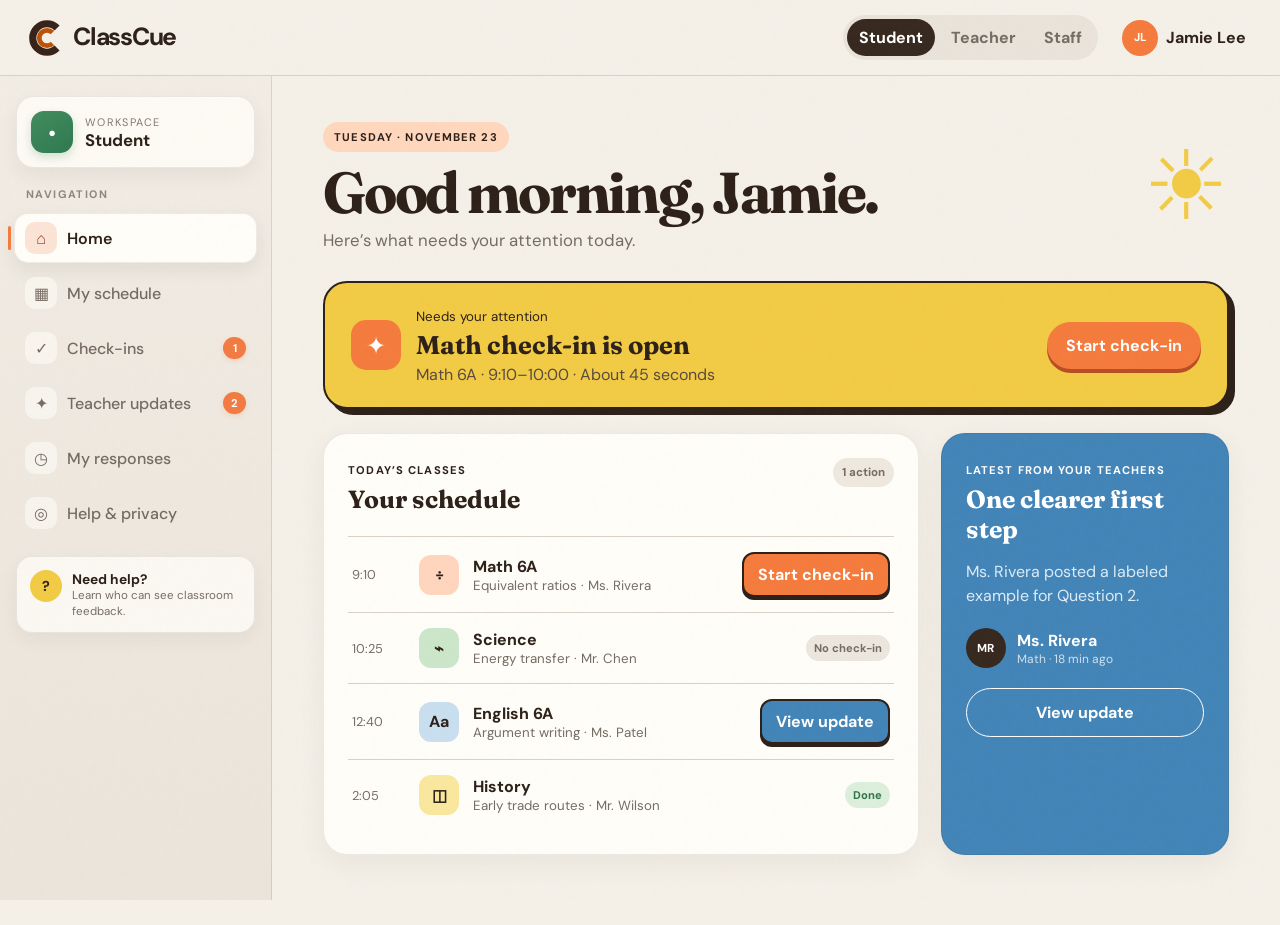
<file: index.html>
<!doctype html>
<html lang="en">
<head>
  <meta charset="UTF-8" />
  <meta name="viewport" content="width=device-width, initial-scale=1.0" />
  <meta name="description" content="ClassCue classroom feedback prototype for students, teachers, and authorized staff." />
  <title>ClassCue</title>
  <link rel="icon" type="image/svg+xml" href="classcue-mark.svg" />
  <link rel="preconnect" href="https://fonts.googleapis.com">
  <link rel="preconnect" href="https://fonts.gstatic.com" crossorigin>
  <link href="https://fonts.googleapis.com/css2?family=DM+Sans:wght@400;500;600;700&family=Fraunces:opsz,wght@9..144,600;9..144,700&display=swap" rel="stylesheet">
  <link rel="stylesheet" href="styles.css?v=classcue" />
</head>
<body>
  <div class="grain" aria-hidden="true"></div>
  <header class="topbar">
    <button class="mobile-menu" id="mobileMenu" aria-label="Open navigation">☰</button>
    <a href="#" class="brand classcue-brand" data-go="home" aria-label="ClassCue home">
      <img src="classcue-mark.svg" width="38" height="38" alt="">
      <span>ClassCue</span>
    </a>
    <div class="role-switcher" aria-label="Switch prototype role">
      <button class="role-button active" data-role="student">Student</button>
      <button class="role-button" data-role="teacher">Teacher</button>
      <button class="role-button" data-role="staff">Staff</button>
    </div>
    <button class="profile-button"><span id="profileInitials">JL</span><span id="profileName">Jamie Lee</span></button>
  </header>

  <div class="app-shell">
    <aside class="sidebar" id="sidebar">
      <div class="role-label"><span id="roleIcon">●</span><div><small>Workspace</small><strong id="roleTitle">Student</strong></div></div>
      <nav id="studentNav" class="role-nav active" aria-label="Student navigation">
        <button class="nav-item active" data-page="student-home"><span>⌂</span>Home</button><button class="nav-item" data-page="student-week"><span>▦</span>My schedule</button><button class="nav-item" data-page="student-checkins"><span>✓</span>Check-ins <b>1</b></button><button class="nav-item" data-page="student-updates"><span>✦</span>Teacher updates <b>2</b></button><button class="nav-item" data-page="student-responses"><span>◷</span>My responses</button><button class="nav-item" data-page="student-privacy"><span>◎</span>Help & privacy</button>
      </nav>
      <nav id="teacherNav" class="role-nav" aria-label="Teacher navigation">
        <button class="nav-item active" data-page="teacher-home"><span>⌂</span>Home</button><button class="nav-item" data-page="teacher-week"><span>▦</span>Weekly schedule</button><button class="nav-item" data-page="teacher-classes"><span>◫</span>All classes</button><button class="nav-item" data-page="teacher-create"><span>＋</span>Create check-in</button><button class="nav-item" data-page="teacher-planning"><span>✦</span>Planning <b>3</b></button><button class="nav-item" data-page="teacher-followups"><span>↻</span>Follow-ups <b>2</b></button>
      </nav>
      <nav id="staffNav" class="role-nav" aria-label="Authorized staff navigation">
        <button class="nav-item active" data-page="staff-home"><span>⌂</span>Home</button><button class="nav-item" data-page="staff-imports"><span>⇧</span>Imports</button><button class="nav-item" data-page="staff-verify"><span>✓</span>Support verification <b>1</b></button><button class="nav-item" data-page="staff-confirmed"><span>▤</span>Confirmed supports</button><button class="nav-item" data-page="staff-history"><span>◷</span>Revision history</button>
      </nav>
      <div class="sidebar-help"><span>?</span><div><strong>Need help?</strong><small>Learn who can see classroom feedback.</small></div></div>
    </aside>
    <button class="sidebar-backdrop" id="sidebarBackdrop" aria-label="Close navigation"></button>

    <main class="workspace">
      <section class="page active" id="student-home">
        <div class="page-heading"><div><span class="eyebrow peach">Tuesday · November 23</span><h1>Good morning, Jamie.</h1><p>Here’s what needs your attention today.</p></div><div class="weather-doodle" aria-hidden="true">☀</div></div>
        <section class="attention-card"><div><span class="attention-icon">✦</span><div><small>Needs your attention</small><h2>Math check-in is open</h2><p>Math 6A · 9:10–10:00 · About 45 seconds</p></div></div><button class="primary-button" data-page="student-checkin-form">Start check-in</button></section>
        <div class="content-grid student-grid">
          <section class="panel schedule-panel"><div class="panel-head"><div><span class="kicker">Today’s classes</span><h2>Your schedule</h2></div><span class="small-chip">1 action</span></div>
            <article class="class-card"><time>9:10</time><span class="subject-icon orange">÷</span><div><strong>Math 6A</strong><small>Equivalent ratios · Ms. Rivera</small></div><button class="schedule-action" data-page="student-checkin-form">Start check-in</button></article>
            <article class="class-card"><time>10:25</time><span class="subject-icon green">⌁</span><div><strong>Science</strong><small>Energy transfer · Mr. Chen</small></div><span class="status quiet">No check-in</span></article>
            <article class="class-card"><time>12:40</time><span class="subject-icon blue">Aa</span><div><strong>English 6A</strong><small>Argument writing · Ms. Patel</small></div><button class="schedule-action secondary-action" data-page="student-updates">View update</button></article>
            <article class="class-card"><time>2:05</time><span class="subject-icon yellow">◫</span><div><strong>History</strong><small>Early trade routes · Mr. Wilson</small></div><span class="status done">Done</span></article>
          </section>
          <aside class="panel latest-panel"><span class="kicker">Latest from your teachers</span><h2>One clearer first step</h2><p>Ms. Rivera posted a labeled example for Question 2.</p><div class="teacher-row"><span class="avatar dark">MR</span><div><strong>Ms. Rivera</strong><small>Math · 18 min ago</small></div></div><button class="outline-button" data-page="student-updates">View update</button></aside>
        </div>
      </section>

      <section class="page" id="student-checkins">
        <div class="page-heading compact"><div><span class="eyebrow peach">Student</span><h1>Check-ins</h1><p>Check-ins appear only when your teacher opens one.</p></div></div><div class="tabs"><button class="active">Available <b>1</b></button><button>Completed <b>3</b></button><button>Closed</button></div>
        <section class="panel"><article class="checkin-list-card"><span class="subject-icon orange">÷</span><div><small>Math 6A · 9:10–10:00</small><h2>Equivalent ratios</h2><p>Full check-in · Closes at 10:15 AM</p></div><span class="status action">Optional today</span><button class="primary-button" data-page="student-checkin-form">Start check-in</button></article></section>
        <div class="empty-note"><span>◎</span><p><strong>Need help outside a check-in?</strong><br>You can always ask your teacher. You do not need to wait for a form.</p><button class="outline-button">Ask for help</button></div>
      </section>

      <section class="page" id="student-week">
        <div class="page-heading compact"><div><span class="eyebrow blue-tag">November 23–27</span><h1>My week</h1><p>Your classes, open check-ins, and teacher updates in one place.</p></div><div class="week-controls"><button aria-label="Previous week">‹</button><button class="today-button">This week</button><button aria-label="Next week">›</button></div></div>
        <div class="schedule-toolbar student-schedule-toolbar">
          <div class="schedule-tabs" aria-label="Schedule view"><button class="active" data-schedule-view="weekly">Weekly</button><button data-schedule-view="daily">Daily</button></div>
          <label class="daily-day-picker" hidden>Day <select id="studentDaySelect"><option>Monday, Nov 22</option><option selected>Tuesday, Nov 23</option><option>Wednesday, Nov 24</option><option>Thursday, Nov 25</option><option>Friday, Nov 26</option></select></label>
        </div>
        <section class="student-week-table week-calendar panel" data-schedule-panel="weekly" aria-label="Student weekly schedule">
          <div class="calendar-head">Time</div><div class="calendar-head">Mon<small>22</small></div><div class="calendar-head current">Tue<small>23</small></div><div class="calendar-head">Wed<small>24</small></div><div class="calendar-head">Thu<small>25</small></div><div class="calendar-head">Fri<small>26</small></div>
          <div class="calendar-time">9:10<small>10:00</small></div><div class="calendar-class"><strong>Math 6A</strong><small>Equivalent ratios</small><span class="mini-tag done-tag">Completed</span></div><div class="calendar-class current-cell"><strong>Math 6A</strong><small>Equivalent ratios</small><button class="mini-action" data-page="student-checkin-form">Start check-in</button></div><div class="calendar-class"><strong>Math 6A</strong><small>Ratio tables</small></div><div class="calendar-class"><strong>Math 6A</strong><small>Unit practice</small></div><div class="calendar-class"><strong>Math 6A</strong><small>Quick review</small></div>
          <div class="calendar-time">10:25<small>11:15</small></div><div class="calendar-class"><strong>Science 6A</strong><small>Energy transfer</small></div><div class="calendar-class current-cell"><strong>Science 6A</strong><small>Energy transfer</small></div><div class="calendar-class"><strong>Science 6A</strong><small>Heat lab</small></div><div class="calendar-class"><strong>Science 6A</strong><small>Lab reflection</small></div><div class="calendar-class"><strong>Science 6A</strong><small>Review</small></div>
          <div class="calendar-time">12:40<small>1:30</small></div><div class="calendar-class"><strong>English 6A</strong><small>Argument writing</small></div><div class="calendar-class current-cell"><strong>English 6A</strong><small>Argument writing</small><button class="mini-action blue-action" data-page="student-updates">View update</button></div><div class="calendar-class"><strong>English 6A</strong><small>Draft workshop</small></div><div class="calendar-class"><strong>English 6A</strong><small>Peer review</small></div><div class="calendar-class"><strong>English 6A</strong><small>Revision</small></div>
          <div class="calendar-time">2:05<small>2:55</small></div><div class="calendar-class"><strong>History 6A</strong><small>Trade routes</small></div><div class="calendar-class current-cell"><strong>History 6A</strong><small>Early trade routes</small><span class="mini-tag done-tag">Done</span></div><div class="calendar-class"><strong>History 6A</strong><small>Primary sources</small></div><div class="calendar-class"><strong>History 6A</strong><small>Map activity</small></div><div class="calendar-class"><strong>History 6A</strong><small>Reflection</small></div>
        </section>
        <section class="daily-student panel" data-schedule-panel="daily" hidden>
          <div class="daily-heading"><div><span class="kicker" id="dailyDate">Tuesday · November 23</span><h2>Four classes</h2></div><span class="small-chip" id="dailyActions">2 actions</span></div>
          <div id="dailyScheduleList"></div>
        </section>
      </section>

      <section class="page" id="student-checkin-form">
        <div class="form-page"><button class="back-button" data-page="student-home">← Back to home</button><div class="form-layout">
          <div class="form-intro"><span class="eyebrow peach">Math 6A · 9:10–10:00</span><h1>Equivalent ratios</h1><p>This check-in is optional. Choose what best describes your experience today.</p></div>
          <form class="checkin-form" id="studentCheckinForm">
            <fieldset><legend><span>1</span>How did the pace feel?</legend><div class="choice-row"><label><input required type="radio" name="pace" value="Too fast"><span>Too fast</span></label><label><input type="radio" name="pace" value="About right"><span>About right</span></label><label><input type="radio" name="pace" value="Too slow"><span>Too slow</span></label></div></fieldset>
            <fieldset><legend><span>2</span>What still feels unclear?</legend><p class="field-help">Choose the type of barrier. Add the lesson part below if you can.</p><div class="choice-row wrap"><label><input required type="radio" name="barrier" value="Getting started"><span>Getting started</span></label><label><input type="radio" name="barrier" value="Directions"><span>The directions</span></label><label><input type="radio" name="barrier" value="Concept"><span>A concept or example</span></label><label><input type="radio" name="barrier" value="Step"><span>One of the steps</span></label><label><input type="radio" name="barrier" value="Ready"><span>Nothing—I’m ready</span></label><label><input type="radio" name="barrier" value="Other"><span>Something else</span></label></div><label class="text-field"><span>Which part? <small>Optional</small></span><input name="context" placeholder="For example: Question 2"></label></fieldset>
            <fieldset><legend><span>3</span>What would help?</legend><div class="support-grid"><label><input required type="radio" name="support" value="Example"><span>✎</span><strong>A labeled example</strong><small>Show the first step</small></label><label><input type="radio" name="support" value="Repeat"><span>◖</span><strong>Hear it again</strong><small>Explain another way</small></label><label><input type="radio" name="support" value="Partner"><span>♧</span><strong>Try with a partner</strong><small>Work it out together</small></label></div></fieldset>
            <label class="private-option"><input type="checkbox" name="private"><span class="fake-check">✓</span><span><strong>I’d like a private reply</strong><small>Only you, your teacher, and authorized staff can see it.</small></span></label><button class="primary-button full" type="submit">Send check-in</button><button class="text-button full" type="button" id="nothingToAdd">Nothing to add today</button>
          </form>
        </div></div>
      </section>

      <section class="page" id="student-updates">
        <div class="page-heading compact"><div><span class="eyebrow yellow-tag">Student</span><h1>Teacher updates</h1><p>Responses and materials connected to your lessons.</p></div></div><div class="content-grid updates-grid">
          <section class="panel update-feed"><article class="update-item selected"><span class="subject-icon orange">÷</span><div><strong>A clearer first step</strong><small>Math · Ms. Rivera · Today</small></div><span class="unread-dot"></span></article><article class="update-item"><span class="subject-icon blue">Aa</span><div><strong>Argument outline example</strong><small>English · Ms. Patel · Today</small></div></article><article class="update-item"><span class="subject-icon green">⌁</span><div><strong>Your lab reflection</strong><small>Science · Mr. Chen · Monday</small></div></article></section>
          <article class="panel message-panel"><div class="message-head"><span class="avatar dark">MR</span><div><strong>Ms. Rivera</strong><small>Class update · Equivalent ratios</small></div><span class="status update">Class update</span></div><h2>A clearer first step for Question 2</h2><p>Before independent practice, we’ll walk through the first step together. Start with the pair you already know, then place it on matching tick marks.</p><div class="example-box"><span>STEP 1</span><div><strong>Write the known pair first</strong><p>2 cups of oats ↔ 3 scoops of mix</p></div><div class="mini-number-line"><i></i><i></i><i></i></div></div><button class="attachment-button"><span>PDF</span><div><strong>Open labeled example</strong><small>1-page adapted material</small></div></button><div class="helped-box"><strong>Did this help you start?</strong><div><button class="feedback-button" data-feedback="Helped">✓ Helped</button><button class="feedback-button" data-feedback="Still unclear">? Still unclear</button></div></div></article>
        </div>
      </section>

      <section class="page" id="student-responses"><div class="page-heading compact"><div><span class="eyebrow blue-tag">Student</span><h1>My responses</h1><p>Your feedback history. This is not a grade.</p></div></div><section class="panel timeline"><article><span class="timeline-dot orange"></span><div><small>Today · Math</small><h2>Equivalent ratios</h2><p><b>Barrier:</b> Getting started · Question 2</p><p><b>Support:</b> A labeled example</p><span class="status update">Teacher responded</span></div></article><article><span class="timeline-dot blue"></span><div><small>Monday · English</small><h2>Argument writing</h2><p><b>Pace:</b> About right · <b>Status:</b> Ready</p><span class="status done">Completed</span></div></article></section></section>
      <section class="page" id="student-privacy"><div class="page-heading compact"><div><span class="eyebrow green-tag">Student</span><h1>Help & privacy</h1><p>Know who can see your feedback and how it is used.</p></div></div><div class="info-cards"><article class="panel"><span class="info-icon green">◎</span><h2>Check-ins are not grades</h2><p>Your answers help teachers adjust instruction. They do not score your work.</p></article><article class="panel"><span class="info-icon blue">◉</span><h2>Who can read it?</h2><p>Class feedback is read by your teacher. Private replies may also be seen by authorized staff.</p></article><article class="panel"><span class="info-icon orange">✦</span><h2>You can always ask</h2><p>Use “Something else” or ask directly if the choices do not fit.</p></article></div></section>

      <section class="page" id="teacher-home">
        <div class="page-heading"><div><span class="eyebrow green-tag">Tuesday overview</span><h1>Good morning, Ms. Rivera.</h1><p>Three items may change today’s instruction.</p></div><button class="primary-button" data-page="teacher-create">＋ Create check-in</button></div>
        <section class="priority-digest"><div><span class="kicker light">Today’s priority digest</span><h2>Focus where action is useful.</h2><p>Routine responses stay in the class view.</p></div><button data-page="teacher-planning"><span>1</span><strong>Math 6A · 9:10</strong><small>9 need help getting started</small><b>Plan now</b></button><button data-page="teacher-followups"><span>2</span><strong>Math 6B · 10:50</strong><small>2 private replies requested</small><b>By 2:00</b></button><button data-page="teacher-followups"><span>3</span><strong>Math 6C · 1:20</strong><small>Written directions due</small><b>Required</b></button></section>
        <div class="content-grid teacher-home-grid"><section class="panel"><div class="panel-head"><div><span class="kicker">Today’s teaching schedule</span><h2>3 classes today</h2></div><div class="panel-links"><button class="text-button" data-page="teacher-week">Weekly schedule</button><button class="text-button" data-page="teacher-classes">All classes</button></div></div><article class="teacher-class-row"><time>9:10–10:00</time><span class="subject-icon orange">÷</span><div><strong>Math 6A</strong><small>Equivalent ratios · Room 204</small></div><span class="status action">18 responses</span></article><article class="teacher-class-row"><time>10:50–11:40</time><span class="subject-icon yellow">÷</span><div><strong>Math 6B</strong><small>Equivalent ratios · Room 204</small></div><span class="status quiet">Check-in open</span></article><article class="teacher-class-row"><time>1:20–2:10</time><span class="subject-icon blue">÷</span><div><strong>Math 6C</strong><small>Equivalent ratios · Room 204</small></div><span class="status done">Scheduled</span></article></section><aside class="panel pace-glance"><span class="kicker">Pace signal · Math 6A</span><h2>Pause before practice</h2><p>Student perception and the first-step check point in the same direction.</p><div><strong>42%</strong><span>felt too fast</span></div><div><strong>55%</strong><span>missed step 1</span></div><button class="outline-button" data-page="teacher-planning">Review evidence</button></aside></div>
      </section>

      <section class="page" id="teacher-classes"><div class="page-heading compact"><div><span class="eyebrow green-tag">Teacher</span><h1>All classes</h1><p>Your permanent class list, separate from the daily schedule.</p></div></div><div class="class-grid"><article class="class-tile orange-tile"><span>9:10–10:00 · Room 204</span><h2>Math 6A</h2><p>24 students · Period 2</p><div><b>18</b> check-ins today</div><button data-page="teacher-planning">Open class</button></article><article class="class-tile green-tile"><span>10:50–11:40 · Room 204</span><h2>Math 6B</h2><p>22 students · Period 4</p><div><b>2</b> private replies</div><button data-page="teacher-followups">Open class</button></article><article class="class-tile blue-tile"><span>1:20–2:10 · Room 204</span><h2>Math 6C</h2><p>25 students · Period 6</p><div><b>1</b> required support</div><button data-page="teacher-followups">Open class</button></article></div></section>

      <section class="page" id="teacher-week">
        <div class="page-heading compact"><div><span class="eyebrow green-tag">November 23–27</span><h1>Weekly schedule</h1><p>Classes, check-ins, follow-ups, and required supports across the week.</p></div><div class="week-controls"><button aria-label="Previous week">‹</button><button class="today-button">This week</button><button aria-label="Next week">›</button></div></div>
        <div class="schedule-toolbar"><div class="schedule-tabs"><button data-page="teacher-home">Today</button><button class="active">Week</button></div><label>Class <select><option>All classes</option><option>Math 6A</option><option>Math 6B</option><option>Math 6C</option></select></label></div>
        <div class="legend"><span><i class="legend-dot orange-dot"></i>Check-in</span><span><i class="legend-dot blue-dot"></i>Teacher update</span><span><i class="legend-dot green-dot"></i>Required support</span></div>
        <section class="week-calendar panel" aria-label="Teacher weekly schedule">
          <div class="calendar-head time-col">Time</div><div class="calendar-head">Mon <small>22</small></div><div class="calendar-head current">Tue <small>23</small></div><div class="calendar-head">Wed <small>24</small></div><div class="calendar-head">Thu <small>25</small></div><div class="calendar-head">Fri <small>26</small></div>
          <div class="calendar-time">9:10<br><small>10:00</small></div><article class="calendar-class"><strong>Math 6A</strong><small>Equivalent ratios</small><span class="mini-tag done-tag">18 responses</span></article><article class="calendar-class current-cell"><strong>Math 6A</strong><small>Equivalent ratios</small><span class="mini-tag checkin-tag">Check-in open</span></article><article class="calendar-class"><strong>Math 6A</strong><small>Ratio tables</small><span class="mini-tag update-tag">Update due</span></article><article class="calendar-class"><strong>Math 6A</strong><small>Unit practice</small></article><article class="calendar-class"><strong>Math 6A</strong><small>Quick review</small></article>
          <div class="calendar-time">10:50<br><small>11:40</small></div><article class="calendar-class"><strong>Math 6B</strong><small>Equivalent ratios</small></article><article class="calendar-class current-cell"><strong>Math 6B</strong><small>Equivalent ratios</small><span class="mini-tag checkin-tag">2 replies</span></article><article class="calendar-class"><strong>Math 6B</strong><small>Ratio tables</small></article><article class="calendar-class"><strong>Math 6B</strong><small>Unit practice</small><span class="mini-tag update-tag">Follow-up</span></article><article class="calendar-class"><strong>Math 6B</strong><small>Quick review</small></article>
          <div class="calendar-time">1:20<br><small>2:10</small></div><article class="calendar-class"><strong>Math 6C</strong><small>Equivalent ratios</small></article><article class="calendar-class current-cell"><strong>Math 6C</strong><small>Equivalent ratios</small><span class="mini-tag support-tag">Directions due</span></article><article class="calendar-class"><strong>Math 6C</strong><small>Ratio tables</small></article><article class="calendar-class"><strong>Math 6C</strong><small>Unit practice</small></article><article class="calendar-class"><strong>Math 6C</strong><small>Quick review</small><span class="mini-tag checkin-tag">Planned</span></article>
        </section>
      </section>

      <section class="page" id="teacher-create"><div class="page-heading compact"><div><span class="eyebrow peach">Teacher</span><h1>Create check-in</h1><p>Open a quick pulse or a full check-in for one class.</p></div></div><div class="create-layout"><form class="panel create-form" id="createCheckinForm"><label class="text-field"><span>Class</span><select><option>Math 6A · 9:10–10:00</option><option>Math 6B · 10:50–11:40</option><option>Math 6C · 1:20–2:10</option></select></label><label class="text-field"><span>Lesson or activity</span><input value="Equivalent ratios"></label><div class="mode-picker"><span>Check-in type</span><label><input type="radio" name="mode" value="quick"><span><strong>Quick pulse</strong><small>One question · about 10 seconds</small></span></label><label><input type="radio" name="mode" value="full" checked><span><strong>Full check-in</strong><small>Pace, barrier, and support · about 45 seconds</small></span></label></div><label class="toggle-row"><span><strong>Optional for students</strong><small>Recommended default</small></span><input type="checkbox" checked></label><label class="text-field"><span>Close time</span><select><option>At 10:15 AM</option><option>At the end of today</option><option>Keep open until I close it</option></select></label><button class="primary-button full" type="submit">Create check-in & QR</button></form><aside class="panel qr-preview"><span class="kicker">Student entry</span><h2>Direct lesson link</h2><p>Display this QR at the end of class. Signed-in students go directly to the check-in.</p><div class="fake-qr" aria-label="Prototype QR code">${'<i></i>'.repeat(25)}</div><code>classbridge.school/c/ratio-math6a</code><div class="qr-actions"><button class="outline-button" id="copyLink">Copy link</button><button class="secondary-button" id="displayQr">Display QR</button></div></aside></div></section>

      <section class="page" id="teacher-planning"><div class="page-heading compact"><div><span class="eyebrow yellow-tag">Period 2 · Math</span><h1>Review & planning</h1><p>Equivalent ratios · 18 check-ins from 24 students</p></div><span class="small-chip">AI-assisted grouping</span></div><div class="planning-layout"><section class="panel patterns"><div class="panel-head"><div><span class="kicker">Class patterns</span><h2>What students reported</h2></div><span class="coverage">6 chose nothing to add</span></div><button class="pattern-row active" data-expand="pattern1"><span>9</span><div><strong>Getting started</strong><small>Question 2 · double number line</small></div><b>50%</b></button><div class="originals" id="pattern1"><article><span class="avatar coral">JL</span><p><strong>Jamie L.</strong><br>“I don’t know which pair to write first.”</p><span class="status action">Private reply</span></article><article><span class="avatar green">AK</span><p><strong>Avery K.</strong><br>“Can I see one with each step labeled?”</p></article></div><button class="pattern-row" data-expand="pattern2"><span>5</span><div><strong>One of the steps</strong><small>Matching intervals on the number line</small></div><b>28%</b></button><div class="originals" id="pattern2" hidden><article><span class="avatar blue">TS</span><p><strong>Taylor S.</strong><br>“I lose track when both lines change.”</p></article></div><button class="pattern-row"><span>4</span><div><strong>Nothing—I’m ready</strong><small>No current barrier reported</small></div><b>22%</b></button><button class="text-button" id="flagGroup">Flag grouping as inaccurate</button></section><aside class="panel evidence-panel"><span class="kicker">Pace recommendation</span><h2>Pause before practice</h2><p>The issue is likely more than preference: students also struggled to begin.</p><div class="evidence"><div><strong>42%</strong><span>felt too fast<small>Student perception</small></span></div><div><strong>55%</strong><span>missed step 1<small>Comprehension check</small></span></div><div><strong>6</strong><span>asked for an example<small>Requested support</small></span></div></div><div class="recommendation"><strong>Try next</strong><p>Model one labeled example, then check the first step again before changing the overall lesson pace.</p></div></aside></div><section class="panel adjustment"><div><span class="kicker">Suggested class adjustment</span><h2>Model the first step before independent practice</h2><p>Based on 9 “Getting started” responses and 6 requests for a labeled example.</p></div><label class="text-field"><span>Teacher planning note <small>Private</small></span><textarea rows="4">Start the next lesson with one labeled example. Model how to place the first pair, then check the first step before students continue independently.</textarea></label><div class="publish-row"><span id="draftStatus">Draft · only visible to you</span><button class="primary-button" id="saveTeachingPlan">Save to lesson plan</button></div></section></section>

      <section class="page" id="teacher-followups"><div class="page-heading compact"><div><span class="eyebrow blue-tag">Teacher</span><h1>Follow-ups</h1><p>Student requests and required supports stay clearly separated.</p></div></div><div class="followup-grid"><section class="panel"><div class="panel-head"><div><span class="kicker">Needs a reply</span><h2>Student requests</h2></div><span class="small-chip">2 open</span></div><article class="follow-card"><div><span class="avatar coral">JL</span><span><strong>Jamie Lee</strong><small>Period 2 · Today</small></span></div><span class="type-tag request">Student request</span><p>Asked for a private reply about choosing the first pair.</p><button class="outline-button private-reply">Write private reply</button></article><article class="follow-card"><div><span class="avatar yellow">NO</span><span><strong>Noah Ortiz</strong><small>Period 4 · Today</small></span></div><span class="type-tag request">Student request</span><p>Still unclear after the class example.</p><button class="outline-button private-reply">Write private reply</button></article></section><section class="panel"><div class="panel-head"><div><span class="kicker">Before next activity</span><h2>Required supports</h2></div><span class="small-chip blue-chip">1 required</span></div><article class="follow-card"><div><span class="avatar blue">MC</span><span><strong>Maya Carter</strong><small>Period 6 · Before practice</small></span></div><span class="type-tag required">Required IEP support</span><p>Provide written directions with numbered steps before independent work begins.</p><span class="confirmed-line">✓ Confirmed by authorized staff</span></article></section></div></section>

      <section class="page" id="staff-home"><div class="page-heading"><div><span class="eyebrow blue-tag">Authorized staff</span><h1>Support verification</h1><p>Confirm only the classroom information teachers need.</p></div><button class="primary-button" data-page="staff-imports">⇧ Import record</button></div><section class="staff-hero"><div><span class="kicker light">Needs review</span><h2>1 support is waiting for verification</h2><p>Nothing enters teacher planning until an authorized staff member confirms it.</p></div><button class="light-button" data-page="staff-verify">Review Maya’s support</button></section><div class="stats-row"><article><span>1</span><div><strong>Awaiting verification</strong><small>Needs action</small></div></article><article><span>12</span><div><strong>Confirmed supports</strong><small>Active this term</small></div></article><article><span>2</span><div><strong>Updated records</strong><small>Reviewed this month</small></div></article></div><section class="panel audit-panel"><div class="panel-head"><div><span class="kicker">Recent activity</span><h2>Verification log</h2></div><button class="text-button" data-page="staff-history">View history</button></div><article><span class="avatar green">AR</span><div><strong>Alex R. confirmed classroom support</strong><small>Jordan M. · Nov 20, 2026</small></div><span class="status done">Confirmed</span></article><article><span class="avatar blue">SP</span><div><strong>Sam P. reviewed updated wording</strong><small>Taylor S. · Nov 18, 2026</small></div><span class="status update">Updated</span></article></section></section>

      <section class="page" id="staff-imports"><div class="page-heading compact"><div><span class="eyebrow peach">Authorized staff</span><h1>Imports</h1><p>Simulate importing a fictional IEP record.</p></div></div><div class="import-zone"><span>⇧</span><h2>Import a fictional student record</h2><p>PDF or DOCX · Prototype records only</p><button class="primary-button" id="simulateImport">Choose demo record</button></div><section class="panel imported-list"><span class="kicker">Recent imports</span><article><span class="file-badge">PDF</span><div><strong>Maya_Carter_IEP_2026.pdf</strong><small>Imported today · Awaiting verification</small></div><span class="status action">Needs review</span><button class="outline-button" data-page="staff-verify">Review</button></article></section></section>

      <section class="page" id="staff-verify"><div class="page-heading compact"><div><span class="eyebrow yellow-tag">Awaiting verification</span><h1>Review classroom support</h1><p>Compare the extracted support with the fictional source record.</p></div></div><div class="verify-layout"><section class="panel"><div class="record-head"><span class="file-badge">PDF</span><div><small>Fictional record</small><strong>Maya_Carter_IEP_2026.pdf</strong></div><span class="status quiet">Oct 28, 2026</span></div><div class="record-meta"><div><small>Student</small><strong>Maya Carter</strong></div><div><small>Section</small><strong>Classroom supports</strong></div><div><small>School year</small><strong>2026–27</strong></div></div><div class="document-snippet"><span>Highlighted source text</span><p>Provide written directions that break multi-step tasks into clear, numbered steps before independent work begins.</p></div></section><aside class="panel"><span class="kicker">Teacher-facing support</span><h2>Check the wording</h2><label class="text-field"><span>Support</span><textarea rows="5">Provide written directions with numbered steps before independent work begins.</textarea></label><label class="text-field"><span>Timing</span><select><option>Before independent work</option><option>During instruction</option><option>When requested</option></select></label><label class="verify-check"><input type="checkbox" id="verifyCheckbox"><span class="fake-check">✓</span><span><strong>I verified this against the fictional source</strong><small>The teacher will not see it until confirmed.</small></span></label><button class="primary-button full" id="confirmSupport" disabled>Confirm for teacher planning</button><button class="text-button full">Reject or request clarification</button></aside></div></section>

      <section class="page" id="staff-confirmed"><div class="page-heading compact"><div><span class="eyebrow green-tag">Authorized staff</span><h1>Confirmed supports</h1><p>Only these classroom details are available to relevant teachers.</p></div></div><section class="panel data-table"><div class="table-row header"><span>Student</span><span>Classroom support</span><span>Timing</span><span>Status</span></div><div class="table-row"><span><b>Maya Carter</b><small>Grade 6</small></span><span>Written directions with numbered steps</span><span>Before independent work</span><span class="status done">Confirmed</span></div><div class="table-row"><span><b>Jordan Miles</b><small>Grade 6</small></span><span>Preview key vocabulary</span><span>Before new reading</span><span class="status done">Confirmed</span></div></section></section>
      <section class="page" id="staff-history"><div class="page-heading compact"><div><span class="eyebrow blue-tag">Authorized staff</span><h1>Revision history</h1><p>A record of what changed, who confirmed it, and when.</p></div></div><section class="panel history-list"><article><span class="history-date">NOV<br><b>23</b></span><div><span class="type-tag required">Support confirmed</span><h2>Maya Carter · Written directions</h2><p>Confirmed by Alex Rivera. Teachers can now see the support and timing.</p></div></article><article><span class="history-date">NOV<br><b>18</b></span><div><span class="type-tag request">Wording updated</span><h2>Taylor Smith · Extended response time</h2><p>“When appropriate” was replaced with the timing from the revised record.</p></div></article></section></section>
    </main>
  </div>

  <div class="toast" id="toast" role="status" aria-live="polite"></div>
  <div class="modal" id="qrModal" hidden role="dialog" aria-modal="true" aria-labelledby="qrTitle"><div class="modal-card"><button class="modal-close" aria-label="Close">×</button><span class="eyebrow peach">Ready for students</span><h1 id="qrTitle">Equivalent ratios</h1><p>Period 2 · Math 6A</p><div class="fake-qr large">${'<i></i>'.repeat(25)}</div><strong>Scan to open today’s check-in</strong><code>classbridge.school/c/ratio-p2</code></div></div>
  <script src="app.js?v=8"></script>
</body>
</html>
</file>
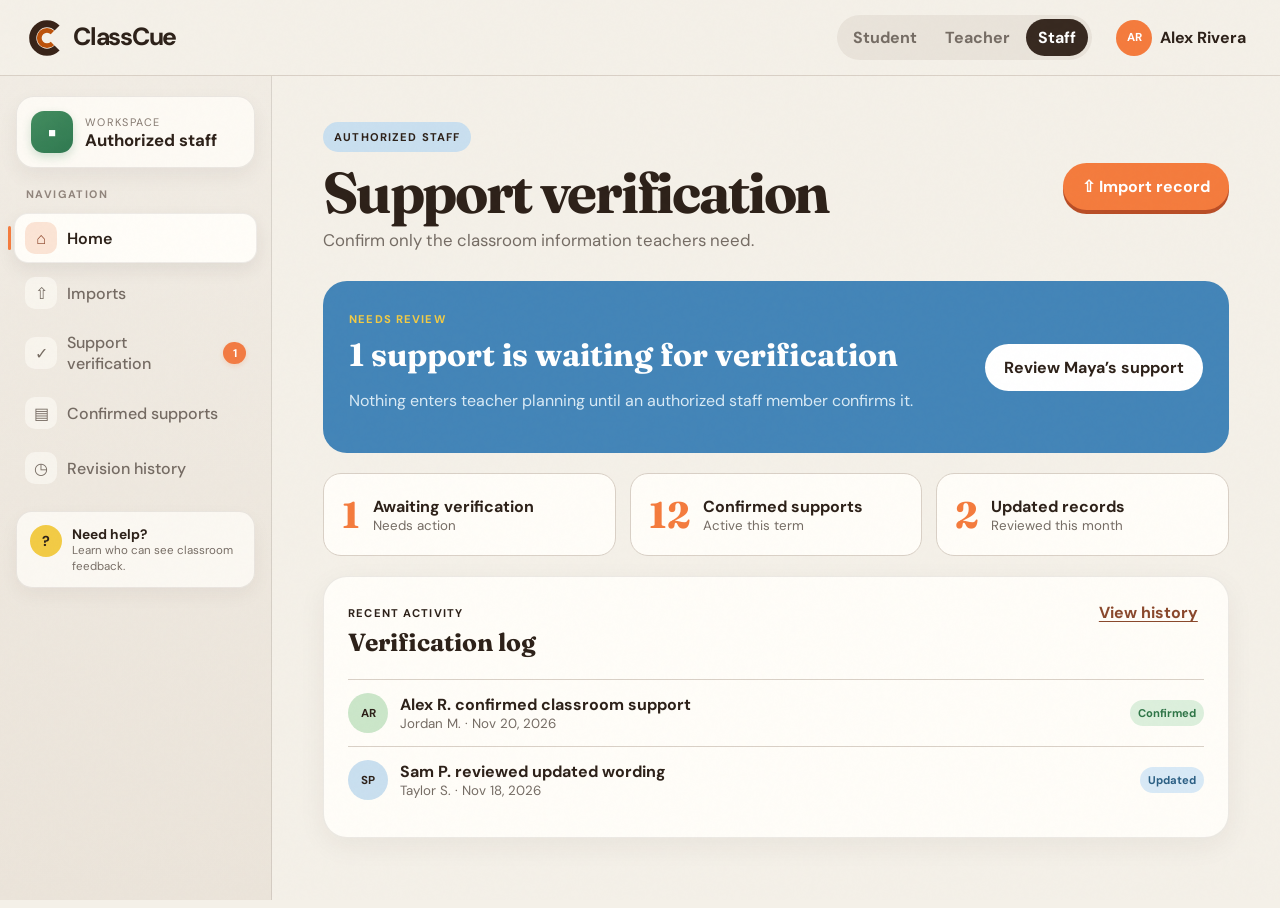
<file: staff/index.html>
<!doctype html><html lang="en"><meta charset="utf-8"><meta name="viewport" content="width=device-width"><title>Staff Portal · ClassCue</title><script>location.replace('../?portal=staff')</script><body><a href="../?portal=staff">Open Staff Portal</a></body></html>
</file>
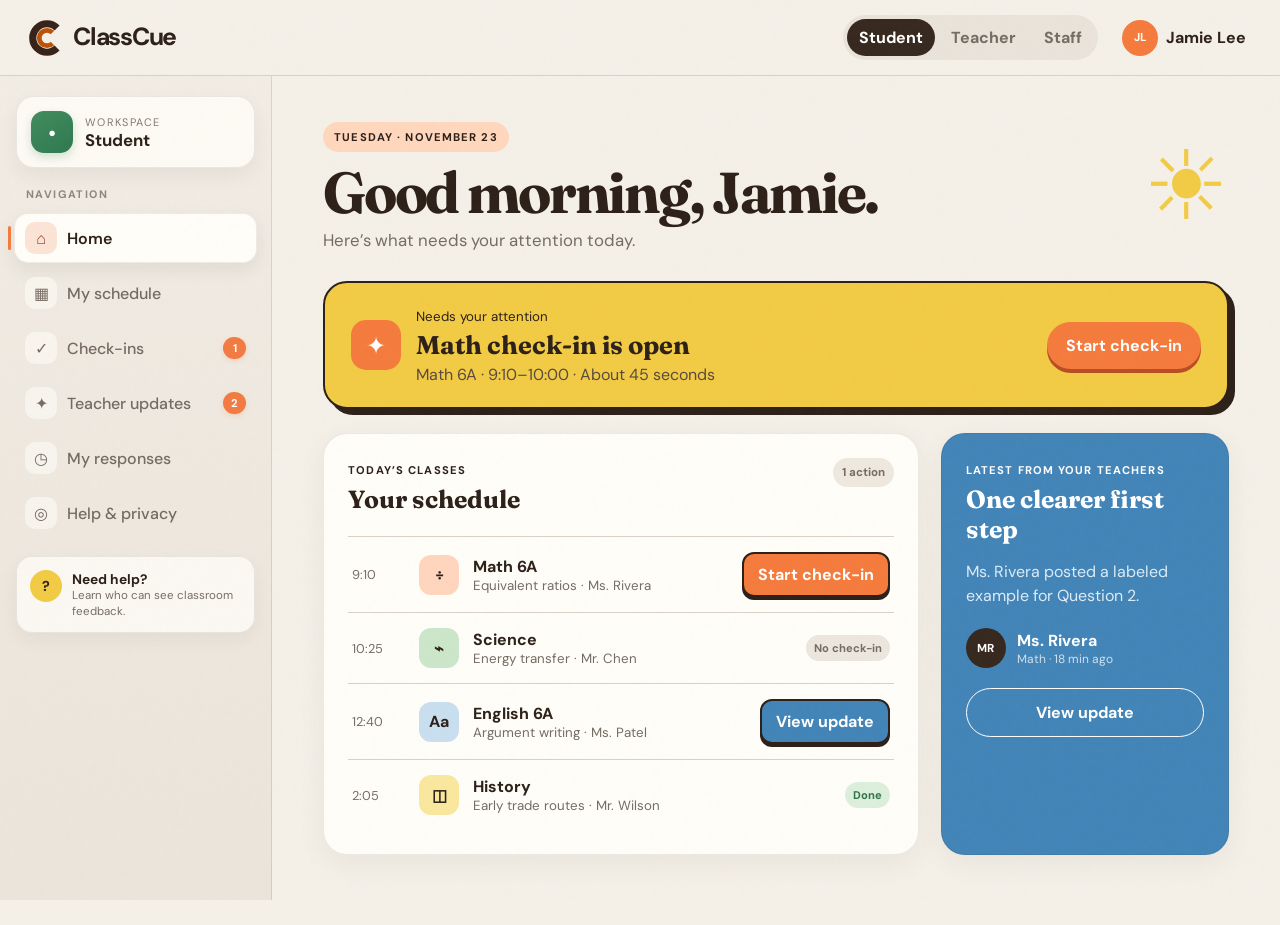
<file: student/index.html>
<!doctype html><html lang="en"><meta charset="utf-8"><meta name="viewport" content="width=device-width"><title>Student Portal · ClassCue</title><script>location.replace('../?portal=student')</script><body><a href="../?portal=student">Open Student Portal</a></body></html>
</file>
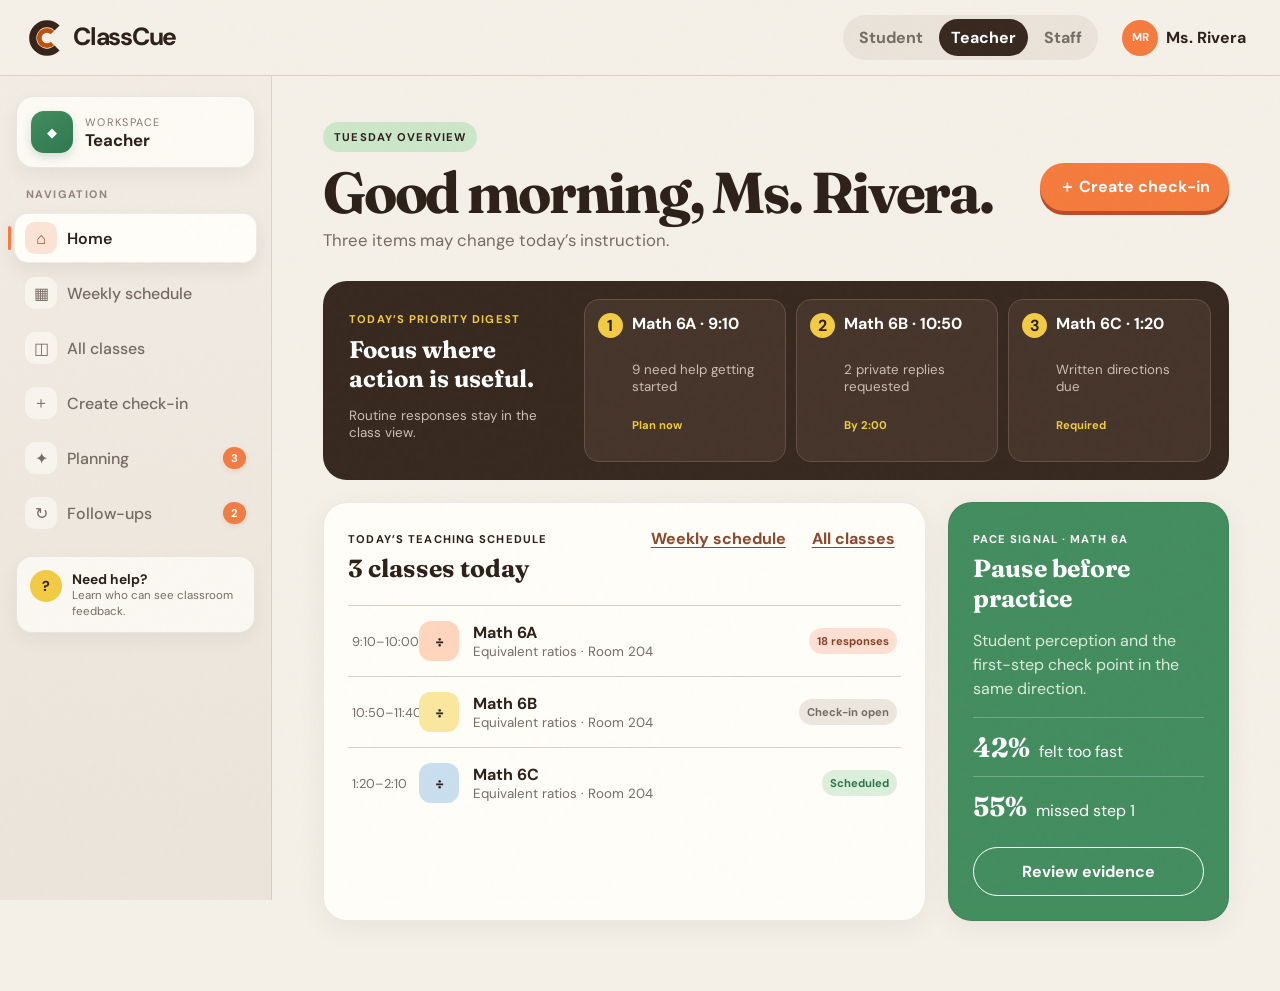
<file: teacher/index.html>
<!doctype html><html lang="en"><meta charset="utf-8"><meta name="viewport" content="width=device-width"><title>Teacher Portal · ClassCue</title><script>location.replace('../?portal=teacher')</script><body><a href="../?portal=teacher">Open Teacher Portal</a></body></html>
</file>
<file: styles.css>
:root{--cream:#f4f0e8;--paper:#fffdf8;--ink:#2d2119;--muted:#756c64;--line:#d9d0c6;--orange:#f47b3d;--yellow:#f2cb45;--green:#438d5f;--blue:#4385b8;--brown:#372920;--shadow:0 16px 40px rgba(55,41,32,.1);--radius:24px}*{box-sizing:border-box}html{scroll-behavior:smooth}body{margin:0;background:var(--cream);color:var(--ink);font:16px "DM Sans",sans-serif}.grain{position:fixed;inset:0;pointer-events:none;z-index:100;opacity:.045;background-image:url("data:image/svg+xml,%3Csvg viewBox='0 0 180 180' xmlns='http://www.w3.org/2000/svg'%3E%3Cfilter id='n'%3E%3CfeTurbulence type='fractalNoise' baseFrequency='.8' numOctaves='3' stitchTiles='stitch'/%3E%3C/filter%3E%3Crect width='100%25' height='100%25' filter='url(%23n)' opacity='.35'/%3E%3C/svg%3E")}.topbar{height:76px;position:sticky;top:0;z-index:30;display:flex;align-items:center;gap:24px;padding:0 28px;background:rgba(244,240,232,.95);backdrop-filter:blur(12px);border-bottom:1px solid var(--line)}.brand{display:flex;align-items:center;gap:10px;color:var(--ink);text-decoration:none;font:700 1.35rem Fraunces}.brand-mark{width:38px;height:38px;border-radius:48% 52% 45% 55%;display:grid;place-items:center;background:var(--yellow);font:700 .72rem "DM Sans"}.dot{color:var(--orange)}.prototype-note{font-size:.76rem;color:var(--muted);background:#e9e3da;padding:7px 10px;border-radius:99px}.role-switcher{display:flex;align-items:center;gap:4px;margin-left:auto;padding:4px;background:#e9e3da;border-radius:99px}.role-switcher>span{font-size:.72rem;color:var(--muted);padding:0 7px}.role-button{border:0;background:transparent;border-radius:99px;padding:8px 12px;color:var(--muted);font-weight:700;cursor:pointer}.role-button.active{background:var(--brown);color:white}.profile-button{display:flex;align-items:center;gap:8px;border:0;background:transparent;color:var(--ink);font-weight:700}.profile-button>span:first-child{width:36px;height:36px;border-radius:50%;display:grid;place-items:center;background:var(--orange);color:white;font-size:.72rem}.mobile-menu{display:none;border:0;background:transparent;font-size:1.3rem;cursor:pointer}.app-shell{display:grid;grid-template-columns:250px 1fr;min-height:calc(100vh - 76px)}.sidebar{position:sticky;top:76px;height:calc(100vh - 76px);padding:26px 18px;border-right:1px solid var(--line);display:flex;flex-direction:column;background:#eee8df;z-index:20}.role-label{display:flex;align-items:center;gap:10px;padding:0 10px 22px}.role-label>span{width:34px;height:34px;border-radius:10px;background:var(--green);color:white;display:grid;place-items:center}.role-label div{display:flex;flex-direction:column}.role-label small{color:var(--muted);font-size:.7rem;text-transform:uppercase;letter-spacing:.08em}.role-nav{display:none}.role-nav.active{display:flex;flex-direction:column;gap:5px}.nav-item{display:flex;align-items:center;gap:11px;width:100%;border:0;background:transparent;color:var(--muted);padding:11px 12px;border-radius:12px;text-align:left;font-weight:600;cursor:pointer}.nav-item>span{width:25px;font-size:1.1rem}.nav-item>b{margin-left:auto;background:var(--orange);color:white;border-radius:99px;padding:3px 7px;font-size:.68rem}.nav-item:hover,.nav-item.active{background:var(--paper);color:var(--ink);box-shadow:0 5px 14px rgba(55,41,32,.06)}.sidebar-help{margin-top:auto;display:flex;gap:10px;padding:14px;border-radius:16px;background:var(--brown);color:white}.sidebar-help>span{width:28px;height:28px;border-radius:50%;display:grid;place-items:center;background:var(--yellow);color:var(--ink);font-weight:700;flex:none}.sidebar-help div{display:flex;flex-direction:column}.sidebar-help small{color:#cfc1b7;font-size:.72rem;line-height:1.35}.workspace{min-width:0}.page{display:none;padding:46px 4vw 70px;max-width:1500px;margin:auto}.page.active{display:block;animation:reveal .35s ease}@keyframes reveal{from{opacity:0;transform:translateY(6px)}to{opacity:1;transform:none}}h1,h2{font-family:Fraunces,serif}.page-heading{display:flex;justify-content:space-between;align-items:center;gap:30px;margin-bottom:30px}.page-heading.compact{align-items:end}.page-heading h1{font-size:clamp(2.7rem,4.5vw,4.8rem);line-height:.98;letter-spacing:-.04em;margin:13px 0 8px}.page-heading.compact h1{font-size:clamp(2.5rem,4vw,4rem)}.page-heading p{color:var(--muted);font-size:1.05rem;margin:0}.eyebrow,.kicker{display:inline-flex;font-size:.7rem;font-weight:700;text-transform:uppercase;letter-spacing:.1em}.eyebrow{padding:8px 11px;border-radius:99px}.peach{background:#ffd7bd}.yellow-tag{background:#fae79e}.green-tag{background:#cbe6c9}.blue-tag{background:#c9dfef}.weather-doodle{font-size:6rem;color:var(--yellow)}button,input,textarea,select{font:inherit}.primary-button,.secondary-button,.outline-button,.light-button{border:0;border-radius:99px;padding:13px 19px;font-weight:700;cursor:pointer}.primary-button{background:var(--orange);color:white;box-shadow:0 4px 0 #b94d26}.secondary-button{background:var(--ink);color:white}.outline-button{background:transparent;color:var(--ink);border:1px solid var(--ink)}.light-button{background:white;color:var(--ink)}.primary-button.full,.text-button.full{width:100%}.primary-button:disabled{opacity:.45;box-shadow:none;cursor:not-allowed}.text-button{border:0;background:transparent;color:#8a482c;font-weight:700;text-decoration:underline;text-underline-offset:3px;cursor:pointer}.attention-card{display:flex;align-items:center;justify-content:space-between;gap:20px;background:var(--yellow);border:2px solid var(--ink);border-radius:var(--radius);padding:22px 26px;margin-bottom:24px;box-shadow:6px 6px 0 var(--ink)}.attention-card>div{display:flex;align-items:center;gap:15px}.attention-card h2{font-size:1.6rem;margin:3px 0}.attention-card p{margin:0;color:#594b3f}.attention-icon{width:50px;height:50px;border-radius:15px;background:var(--orange);color:white;display:grid;place-items:center;font-size:1.5rem}.content-grid{display:grid;gap:22px}.student-grid{grid-template-columns:1.55fr .75fr}.teacher-home-grid{grid-template-columns:1.5fr .7fr}.updates-grid{grid-template-columns:.65fr 1.35fr}.panel{background:var(--paper);border:1px solid rgba(45,33,25,.09);border-radius:var(--radius);padding:24px;box-shadow:0 8px 28px rgba(55,41,32,.06)}.panel-head{display:flex;justify-content:space-between;align-items:start;gap:14px;margin-bottom:17px}.panel h2,.panel-head h2{font-size:1.55rem;margin:5px 0}.small-chip,.coverage{background:#eee8df;color:var(--muted);font-size:.72rem;padding:7px 9px;border-radius:99px;font-weight:700}.class-card,.teacher-class-row{position:relative;display:grid;grid-template-columns:55px 42px 1fr auto;align-items:center;gap:12px;padding:15px 4px;border-top:1px solid var(--line)}.class-card time,.teacher-class-row time{font-size:.8rem;color:var(--muted)}.subject-icon{width:40px;height:40px;border-radius:12px;display:grid;place-items:center;font-weight:700}.orange{background:#ffd5be}.green{background:#cbe6c9}.blue{background:#c9dfef}.yellow{background:#fae79e}.class-card>div,.teacher-class-row>div{display:flex;flex-direction:column}.class-card small,.teacher-class-row small{color:var(--muted)}.status{font-size:.7rem;font-weight:700;padding:6px 8px;border-radius:99px;width:max-content}.status.action{background:#fde0d3;color:#8a4026}.status.quiet{background:#ece6de;color:var(--muted)}.status.update{background:#d8e9f6;color:#2b5f84}.status.done{background:#dcefdc;color:#2f7547}.row-button{position:absolute;inset:0;border:0;background:transparent;cursor:pointer}.latest-panel{background:var(--blue);color:white}.latest-panel>p{color:#dcecf7;line-height:1.5}.teacher-row,.message-head,.read-by{display:flex;align-items:center;gap:11px}.teacher-row{margin:20px 0}.teacher-row div,.message-head div,.read-by div{display:flex;flex-direction:column}.teacher-row small,.message-head small,.read-by small{font-size:.75rem;opacity:.75}.avatar{width:40px;height:40px;border-radius:50%;display:grid;place-items:center;font-size:.72rem;font-weight:700;flex:none}.avatar.dark{background:var(--brown);color:white}.avatar.coral{background:#f7c6b9}.avatar.green{background:#cbe6c9}.avatar.blue{background:#c9dfef}.avatar.yellow{background:#fae79e}.latest-panel .outline-button{color:white;border-color:white;width:100%}.tabs{display:flex;gap:4px;border-bottom:1px solid var(--line);margin-bottom:20px}.tabs button{border:0;background:transparent;padding:12px 14px;color:var(--muted);font-weight:700}.tabs button.active{color:var(--ink);border-bottom:3px solid var(--orange)}.tabs b{background:#e9e3da;padding:2px 6px;border-radius:99px}.checkin-list-card{display:grid;grid-template-columns:auto 1fr auto auto;align-items:center;gap:16px}.checkin-list-card h2{margin:3px 0}.checkin-list-card p{margin:0;color:var(--muted)}.empty-note{display:flex;align-items:center;gap:15px;margin-top:22px;padding:20px;border:1px dashed #b9aea3;border-radius:18px}.empty-note>span{font-size:1.8rem}.empty-note p{flex:1;margin:0;color:var(--muted);line-height:1.5}.form-page{max-width:1200px;margin:auto}.back-button{border:0;background:transparent;font-weight:700;color:var(--muted);margin-bottom:22px;cursor:pointer}.form-layout{display:grid;grid-template-columns:.75fr 1.25fr;gap:7vw;align-items:start}.form-intro{position:sticky;top:110px}.form-intro h1{font-size:4rem;line-height:1;margin:18px 0}.form-intro>p{font-size:1.08rem;color:var(--muted);line-height:1.6}.read-by{padding-top:24px;margin-top:24px;border-top:1px solid var(--line)}.qr-entry-note{display:flex;gap:12px;padding:15px;background:#e9e3da;border-radius:16px;margin-top:22px}.qr-entry-note>span{width:38px;height:38px;border-radius:10px;background:var(--ink);color:white;display:grid;place-items:center;font-size:.7rem;font-weight:700}.qr-entry-note p{margin:0;color:var(--muted);font-size:.84rem;line-height:1.4}.checkin-form{background:var(--paper);border-radius:30px;padding:28px;box-shadow:var(--shadow)}fieldset{border:0;padding:22px 0;margin:0;border-bottom:1px solid var(--line)}legend{font-weight:700;font-size:1.02rem}legend>span{width:28px;height:28px;border-radius:50%;background:var(--yellow);display:inline-grid;place-items:center;margin-right:9px}.field-help{color:var(--muted);font-size:.82rem;margin:9px 0 13px}.choice-row{display:flex;gap:8px}.choice-row.wrap{flex-wrap:wrap}.choice-row label{position:relative}.choice-row input,.support-grid input{position:absolute;opacity:0}.choice-row label>span{display:block;padding:10px 13px;border:1px solid var(--line);border-radius:99px;cursor:pointer}.choice-row input:checked+span{background:var(--ink);color:white;border-color:var(--ink)}.text-field{display:flex;flex-direction:column;gap:7px;font-weight:700;margin-top:15px}.text-field small{color:var(--muted);font-weight:400}.text-field input,.text-field textarea,.text-field select{border:1px solid var(--line);background:white;border-radius:13px;padding:12px;color:var(--ink);width:100%}.support-grid{display:grid;grid-template-columns:repeat(3,1fr);gap:9px;margin-top:14px}.support-grid label{position:relative;border:1px solid var(--line);border-radius:16px;padding:13px;display:grid;grid-template-columns:auto 1fr;align-items:center;gap:4px 9px;cursor:pointer}.support-grid label:has(input:checked){border:2px solid var(--ink);padding:12px;background:#fff9ee}.support-grid label>span{grid-row:1/3;width:34px;height:34px;border-radius:50%;background:#f6d5c4;display:grid;place-items:center}.support-grid small{color:var(--muted)}.private-option,.verify-check{display:flex;gap:11px;padding:15px;border-radius:15px;background:#eee8df;margin:18px 0;cursor:pointer}.private-option input,.verify-check input{position:absolute;opacity:0}.fake-check{width:23px;height:23px;border:1px solid #aa9e94;border-radius:7px;display:grid;place-items:center;color:transparent;flex:none}.private-option input:checked+.fake-check,.verify-check input:checked+.fake-check{background:var(--green);color:white;border-color:var(--green)}.private-option>span:last-child,.verify-check>span:last-child{display:flex;flex-direction:column}.private-option small,.verify-check small{color:var(--muted);font-size:.75rem}.update-feed{padding:8px}.update-item{display:flex;align-items:center;gap:11px;padding:14px;border-radius:15px}.update-item.selected{background:#eee8df}.update-item div{display:flex;flex-direction:column}.update-item small{color:var(--muted);font-size:.75rem}.unread-dot{margin-left:auto;width:8px;height:8px;border-radius:50%;background:var(--orange)}.message-head{padding-bottom:17px;border-bottom:1px solid var(--line)}.message-head>div{flex:1}.message-panel>h2{font-size:2rem}.message-panel>p{line-height:1.65;color:var(--muted)}.example-box{display:grid;grid-template-columns:auto 1fr;gap:8px 12px;background:var(--yellow);border:2px solid var(--ink);border-radius:18px;padding:20px}.example-box>span{background:var(--green);color:white;border-radius:99px;padding:6px 9px;height:max-content;font-size:.7rem;font-weight:700}.example-box p{margin:5px 0}.mini-number-line{grid-column:2;height:2px;background:var(--ink);display:flex;justify-content:space-between;margin:20px 5px}.mini-number-line i{width:2px;height:15px;background:var(--ink);transform:translateY(-7px)}.attachment-button{width:100%;display:flex;gap:11px;align-items:center;text-align:left;border:0;background:#eee8df;border-radius:14px;padding:12px;margin-top:14px}.attachment-button>span{background:var(--orange);color:white;border-radius:8px;padding:9px 6px;font-size:.7rem}.attachment-button div{display:flex;flex-direction:column}.attachment-button small{color:var(--muted)}.helped-box{display:flex;align-items:center;justify-content:space-between;gap:15px;margin-top:20px}.feedback-button{border:1px solid var(--line);background:white;border-radius:99px;padding:9px 12px;font-weight:700}.feedback-button.selected{background:var(--green);color:white}.timeline article{display:flex;gap:18px;padding:18px 4px;border-bottom:1px solid var(--line)}.timeline-dot{width:18px;height:18px;border-radius:50%;margin-top:4px;flex:none}.timeline h2{margin:4px 0}.timeline p{color:var(--muted);margin:5px 0}.info-cards{display:grid;grid-template-columns:repeat(3,1fr);gap:18px}.info-cards p{color:var(--muted);line-height:1.55}.info-icon{width:45px;height:45px;border-radius:13px;display:grid;place-items:center;font-size:1.3rem}.priority-digest{display:grid;grid-template-columns:1.15fr repeat(3,1fr);gap:10px;background:var(--brown);color:white;border-radius:var(--radius);padding:18px;margin-bottom:22px}.priority-digest>div{padding:8px}.kicker.light{color:var(--yellow)}.priority-digest h2{margin:7px 0}.priority-digest>div p{font-size:.84rem;color:#cdbfb5}.priority-digest>button{display:grid;grid-template-columns:auto 1fr;gap:6px 9px;text-align:left;border:1px solid #645147;border-radius:15px;background:#46352b;color:white;padding:13px;cursor:pointer}.priority-digest>button>span{width:25px;height:25px;border-radius:50%;background:var(--yellow);color:var(--ink);display:grid;place-items:center;font-weight:700}.priority-digest button strong,.priority-digest button small,.priority-digest button b{grid-column:2}.priority-digest button small{color:#cdbfb5}.priority-digest button b{color:var(--yellow);font-size:.7rem}.pace-glance{background:var(--green);color:white}.pace-glance>p{color:#dcecdc;line-height:1.5}.pace-glance>div{display:flex;align-items:baseline;gap:9px;border-top:1px solid rgba(255,255,255,.25);padding:12px 0}.pace-glance>div strong{font:700 1.7rem Fraunces}.pace-glance .outline-button{color:white;border-color:white;width:100%;margin-top:12px}.class-grid{display:grid;grid-template-columns:repeat(3,1fr);gap:18px}.class-tile{border:2px solid var(--ink);border-radius:24px;padding:25px;min-height:280px;display:flex;flex-direction:column}.orange-tile{background:#f6a06e}.green-tile{background:#76b587}.blue-tile{background:#70a6cd}.class-tile h2{font-size:2.2rem;margin:12px 0 2px}.class-tile p{margin:0}.class-tile>div{margin-top:auto;font-size:.85rem}.class-tile>div b{font:700 2.3rem Fraunces}.class-tile button{border:1px solid var(--ink);border-radius:99px;background:var(--paper);padding:11px;margin-top:14px;font-weight:700}.create-layout,.verify-layout{display:grid;grid-template-columns:1fr .78fr;gap:22px;align-items:start}.create-form{max-width:680px}.mode-picker{display:grid;grid-template-columns:1fr 1fr;gap:9px;margin-top:18px}.mode-picker>span{grid-column:1/-1;font-weight:700}.mode-picker label{position:relative}.mode-picker input{position:absolute;opacity:0}.mode-picker label>span{display:flex;flex-direction:column;border:1px solid var(--line);border-radius:15px;padding:15px;height:100%;cursor:pointer}.mode-picker input:checked+span{border:2px solid var(--ink);padding:14px;background:#fff9ee}.mode-picker small{color:var(--muted);margin-top:4px}.toggle-row{display:flex;justify-content:space-between;align-items:center;padding:15px 0;margin-top:10px;border-bottom:1px solid var(--line)}.toggle-row>span{display:flex;flex-direction:column}.toggle-row small{color:var(--muted)}.toggle-row input{width:42px;height:23px;accent-color:var(--green)}.qr-preview{text-align:center}.qr-preview>p{color:var(--muted);line-height:1.5}.fake-qr{width:180px;height:180px;margin:18px auto;display:grid;grid-template-columns:repeat(5,1fr);gap:5px;padding:12px;background:white;border:7px solid var(--ink)}.fake-qr i{background:var(--ink)}.fake-qr i:nth-child(2n){background:white}.fake-qr i:nth-child(3n),.fake-qr i:nth-child(7n){border-radius:5px}.qr-preview code,.modal-card code{display:block;background:#eee8df;padding:9px;border-radius:8px;font-size:.75rem}.qr-actions{display:flex;gap:8px;margin-top:14px}.qr-actions button{flex:1}.planning-layout{display:grid;grid-template-columns:1.4fr .7fr;gap:20px}.pattern-row{width:100%;display:grid;grid-template-columns:auto 1fr auto;align-items:center;gap:13px;text-align:left;border:1px solid var(--line);background:white;border-radius:14px;padding:12px;margin-top:8px}.pattern-row.active{border:2px solid var(--orange);box-shadow:4px 4px 0 #f8d0bb}.pattern-row>span{width:42px;height:42px;border-radius:11px;background:#ffd5be;display:grid;place-items:center;font-weight:700}.pattern-row>div{display:flex;flex-direction:column}.pattern-row small{color:var(--muted)}.originals{margin:10px 0 15px 20px;padding-left:20px;border-left:2px solid var(--orange)}.originals[hidden]{display:none}.originals article{display:flex;align-items:center;gap:11px;padding:10px;border-bottom:1px dashed var(--line)}.originals p{flex:1;margin:0;font-size:.85rem}.evidence-panel>p{color:var(--muted);line-height:1.5}.evidence{border-top:1px solid var(--line);border-bottom:1px solid var(--line)}.evidence>div{display:flex;align-items:center;gap:12px;padding:12px 0}.evidence>div+div{border-top:1px dashed var(--line)}.evidence strong{width:52px;font:700 1.3rem Fraunces}.evidence span{display:flex;flex-direction:column;font-weight:700}.evidence small{color:var(--muted);font-weight:400}.recommendation{background:#e8f2e6;border-radius:14px;padding:13px;margin-top:15px}.recommendation p{font-size:.85rem;color:var(--muted);line-height:1.45}.adjustment{display:grid;grid-template-columns:.85fr 1.15fr;gap:25px;margin-top:20px}.adjustment>div p{color:var(--muted);line-height:1.5}.publish-row{display:flex;align-items:center;justify-content:space-between;gap:12px;margin-top:15px}.publish-row>span{color:var(--muted);font-size:.8rem}.followup-grid{display:grid;grid-template-columns:1fr 1fr;gap:20px}.follow-card{padding:18px 0;border-top:1px solid var(--line)}.follow-card>div:first-child{display:flex;align-items:center;gap:10px}.follow-card>div:first-child>span:last-child{display:flex;flex-direction:column}.follow-card small{color:var(--muted)}.follow-card p{color:var(--muted);line-height:1.5}.type-tag{display:inline-block;margin-top:12px;padding:6px 8px;border-radius:7px;font-size:.7rem;font-weight:700}.type-tag.request{background:#fde0d3;color:#8a4026}.type-tag.required{background:#d8e9f6;color:#2b5f84}.follow-card .outline-button{width:100%}.confirmed-line{color:var(--green);font-size:.8rem;font-weight:700}.blue-chip{background:#d8e9f6;color:#2b5f84}.staff-hero{display:flex;justify-content:space-between;align-items:center;gap:20px;background:var(--blue);color:white;border-radius:var(--radius);padding:26px;margin-bottom:20px}.staff-hero h2{font-size:2rem;margin:7px 0}.staff-hero p{color:#d9eaf5}.stats-row{display:grid;grid-template-columns:repeat(3,1fr);gap:14px;margin-bottom:20px}.stats-row article{display:flex;align-items:center;gap:13px;background:var(--paper);border-radius:18px;padding:18px;border:1px solid var(--line)}.stats-row article>span{font:700 2.3rem Fraunces;color:var(--orange)}.stats-row article>div{display:flex;flex-direction:column}.stats-row small{color:var(--muted)}.audit-panel article{display:flex;align-items:center;gap:12px;padding:13px 0;border-top:1px solid var(--line)}.audit-panel article>div{display:flex;flex-direction:column;flex:1}.audit-panel small{color:var(--muted)}.import-zone{border:2px dashed #afa39a;border-radius:24px;min-height:300px;display:flex;flex-direction:column;align-items:center;justify-content:center;text-align:center;background:rgba(255,253,248,.5)}.import-zone>span{font-size:3rem;color:var(--orange)}.import-zone h2{font-size:2rem;margin:10px 0 4px}.import-zone p{color:var(--muted)}.imported-list{margin-top:20px}.imported-list article{display:flex;align-items:center;gap:12px;margin-top:15px}.file-badge{width:48px;height:48px;border-radius:12px;background:var(--blue);color:white;display:grid;place-items:center;font-size:.7rem;font-weight:700}.imported-list article>div{display:flex;flex-direction:column;flex:1}.imported-list small{color:var(--muted)}.record-head{display:flex;align-items:center;gap:12px;padding-bottom:16px;border-bottom:1px solid var(--line)}.record-head>div{display:flex;flex-direction:column;flex:1}.record-meta{display:grid;grid-template-columns:repeat(3,1fr);gap:10px;padding:18px 0}.record-meta div{display:flex;flex-direction:column}.record-meta small{color:var(--muted)}.document-snippet{background:#eee8df;border-radius:15px;padding:17px}.document-snippet span{font-size:.7rem;text-transform:uppercase;letter-spacing:.08em;font-weight:700;color:var(--muted)}.document-snippet p{font:600 1.08rem/1.55 Fraunces}.data-table{padding:8px 18px}.table-row{display:grid;grid-template-columns:1fr 1.6fr 1.2fr .7fr;gap:14px;align-items:center;padding:15px 8px;border-top:1px solid var(--line)}.table-row.header{border:0;color:var(--muted);font-size:.75rem;text-transform:uppercase;font-weight:700}.table-row>span:first-child{display:flex;flex-direction:column}.table-row small{color:var(--muted)}.history-list article{display:flex;gap:18px;padding:20px 0;border-top:1px solid var(--line)}.history-list article:first-child{border:0}.history-date{width:55px;height:60px;border-radius:13px;background:var(--yellow);display:grid;place-items:center;text-align:center;font-size:.7rem;flex:none}.history-date b{font-size:1.2rem}.history-list h2{margin:8px 0 4px}.history-list p{color:var(--muted)}.toast{position:fixed;z-index:1000;left:50%;bottom:25px;transform:translate(-50%,100px);opacity:0;background:var(--ink);color:white;padding:13px 19px;border-radius:99px;transition:.3s;box-shadow:var(--shadow)}.toast.show{transform:translate(-50%,0);opacity:1}.modal{position:fixed;inset:0;z-index:100;background:rgba(35,25,19,.7);display:grid;place-items:center;padding:20px}.modal[hidden]{display:none}.modal-card{position:relative;width:min(520px,100%);background:var(--paper);border-radius:28px;padding:30px;text-align:center}.modal-card h1{font-size:2.6rem;margin:15px 0 4px}.modal-close{position:absolute;right:15px;top:12px;border:0;background:transparent;font-size:1.8rem}.fake-qr.large{width:250px;height:250px}.modal-card code{margin-top:13px}.modal-card>strong{display:block}
@media(max-width:1100px){.prototype-note{display:none}.student-grid,.teacher-home-grid,.updates-grid,.planning-layout{grid-template-columns:1fr}.priority-digest{grid-template-columns:1fr 1fr}.priority-digest>div{grid-column:1/-1}.info-cards,.class-grid{grid-template-columns:1fr 1fr}.form-layout{gap:35px}.adjustment{grid-template-columns:1fr}.evidence-panel{order:-1}.create-layout,.verify-layout{grid-template-columns:1fr}.followup-grid{grid-template-columns:1fr}}
@media(max-width:780px){.topbar{padding:0 14px;gap:10px}.mobile-menu{display:block}.brand>span:last-child,.profile-button>span:last-child,.role-switcher>span{display:none}.role-button{padding:8px 9px}.app-shell{grid-template-columns:1fr}.sidebar{position:fixed;left:-270px;top:76px;width:250px;transition:.25s;box-shadow:12px 0 30px rgba(0,0,0,.15)}.sidebar.open{left:0}.page{padding:30px 18px 55px}.page-heading{align-items:flex-start}.page-heading h1{font-size:2.8rem}.weather-doodle{display:none}.attention-card{align-items:flex-start;flex-direction:column}.attention-card .primary-button{width:100%}.form-layout{grid-template-columns:1fr}.form-intro{position:static}.support-grid{grid-template-columns:1fr}.priority-digest,.info-cards,.class-grid,.stats-row{grid-template-columns:1fr}.priority-digest>div{grid-column:auto}.checkin-list-card{grid-template-columns:auto 1fr}.checkin-list-card>.status,.checkin-list-card>.primary-button{grid-column:2}.class-card,.teacher-class-row{grid-template-columns:45px 40px 1fr}.class-card>.status,.teacher-class-row>.status{grid-column:3}.helped-box,.staff-hero{align-items:flex-start;flex-direction:column}.form-intro h1{font-size:3rem}.mode-picker{grid-template-columns:1fr}.record-meta{grid-template-columns:1fr}.table-row{grid-template-columns:1fr}.table-row.header{display:none}.adjustment{gap:10px}.publish-row{align-items:flex-start;flex-direction:column}.publish-row .primary-button{width:100%}}
@media(prefers-reduced-motion:reduce){*{animation:none!important;scroll-behavior:auto!important}}
.fake-qr{display:block!important;font-size:0!important;background:repeating-conic-gradient(var(--ink) 0 25%,white 0 50%) 0 0/34px 34px!important}body{overflow-x:hidden}@media(max-width:780px){.profile-button{display:none}}

/* Portal separation and weekly schedules */
.portal-badge{margin-left:auto;background:var(--brown);color:white;border-radius:99px;padding:9px 14px;font-size:.8rem;font-weight:700;text-transform:capitalize}.schedule-action{position:relative;z-index:2;border:2px solid var(--ink);border-radius:12px;background:var(--orange);color:white;padding:10px 14px;font-weight:700;box-shadow:0 3px 0 var(--ink);cursor:pointer;min-width:118px}.schedule-action:hover{transform:translateY(-1px);box-shadow:0 4px 0 var(--ink)}.schedule-action:active{transform:translateY(2px);box-shadow:0 1px 0 var(--ink)}.schedule-action:focus-visible{outline:3px solid rgba(67,133,184,.45);outline-offset:3px}.schedule-action.secondary-action{background:var(--blue)}.panel-links{display:flex;gap:14px;flex-wrap:wrap}.teacher-class-row time{min-width:82px}.week-controls{display:flex;align-items:center;gap:7px}.week-controls button{border:1px solid var(--line);background:var(--paper);border-radius:10px;padding:9px 13px;font-weight:700}.week-controls .today-button{border-radius:99px;padding-inline:17px}.schedule-tabs{display:flex;gap:5px}.schedule-tabs button{border:0;border-radius:99px;background:#e8e1d8;color:var(--muted);padding:10px 16px;font-weight:700}.schedule-tabs button.active{background:var(--brown);color:white}.schedule-toolbar{display:flex;align-items:center;justify-content:space-between;gap:15px;margin-bottom:16px}.schedule-toolbar label{display:flex;align-items:center;gap:9px;font-weight:700}.schedule-toolbar select{border:1px solid var(--line);border-radius:10px;background:var(--paper);padding:9px 34px 9px 11px}.weekly-student{padding:0 22px}.weekly-student>article{display:grid;grid-template-columns:130px 1fr;border-top:1px solid var(--line);padding:18px 0}.weekly-student>article:first-child{border:0}.weekly-student>article.current-day{margin:0 -22px;padding:18px 22px;background:#fff7e5}.day-heading{display:flex;flex-direction:column}.day-heading strong{font:700 1.25rem Fraunces}.day-heading small{color:var(--muted)}.week-class{display:grid;grid-template-columns:55px 40px 1fr auto;align-items:center;gap:11px;padding:9px 0}.week-class time{color:var(--muted);font-size:.82rem}.week-class>div{display:flex;flex-direction:column}.week-class small{color:var(--muted)}.legend{display:flex;gap:18px;flex-wrap:wrap;margin:12px 0 16px;color:var(--muted);font-size:.8rem}.legend>span{display:flex;align-items:center;gap:6px}.legend-dot{width:10px;height:10px;border-radius:3px}.orange-dot{background:var(--orange)}.blue-dot{background:var(--blue)}.green-dot{background:var(--green)}.week-calendar{display:grid;grid-template-columns:85px repeat(5,minmax(140px,1fr));padding:0;overflow-x:auto}.calendar-head{padding:14px;text-align:center;border-bottom:1px solid var(--line);font-weight:700;background:#eee8df}.calendar-head small{display:block;color:var(--muted)}.calendar-head.current{background:#fae79e}.calendar-time{padding:16px 10px;border-right:1px solid var(--line);border-bottom:1px solid var(--line);color:var(--muted);font-weight:700}.calendar-time small{font-weight:400}.calendar-class{min-height:126px;padding:14px;border-right:1px solid var(--line);border-bottom:1px solid var(--line);display:flex;flex-direction:column;gap:4px}.calendar-class.current-cell{background:#fff7e5}.calendar-class small{color:var(--muted);font-size:.75rem}.mini-tag{margin-top:auto;width:max-content;max-width:100%;border-radius:7px;padding:5px 7px;font-size:.68rem;font-weight:700}.checkin-tag{background:#fde0d3;color:#8a4026}.update-tag{background:#d8e9f6;color:#2b5f84}.support-tag{background:#dcefdc;color:#2f7547}.done-tag{background:#eee8df;color:var(--muted)}
@media(max-width:780px){.portal-badge{margin-left:auto;font-size:.7rem;padding:8px 10px}.weekly-student>article,.weekly-student>article.current-day{display:block}.day-heading{margin-bottom:10px}.week-class{grid-template-columns:50px 38px 1fr}.week-class>.schedule-action,.week-class>.status{grid-column:3;width:max-content}.schedule-toolbar{align-items:flex-start;flex-direction:column}.week-calendar{grid-template-columns:72px repeat(5,150px)}.schedule-action{min-width:0;width:max-content}.panel-links{gap:6px}.teacher-class-row time{min-width:0}}

/* Prototype role navigation and student schedule views */
.role-switcher{margin-left:auto}.student-schedule-toolbar{margin-top:-4px}.daily-day-picker[hidden],[data-schedule-panel][hidden]{display:none}.student-week-table{grid-template-columns:85px repeat(5,minmax(155px,1fr));margin-top:16px}.calendar-time{display:flex;flex-direction:column}.mini-action{margin-top:auto;border:1px solid var(--ink);border-radius:8px;background:var(--orange);color:white;padding:6px 8px;font-size:.72rem;font-weight:700;box-shadow:0 2px 0 var(--ink);cursor:pointer;width:max-content}.mini-action.blue-action{background:var(--blue)}.daily-student{margin-top:16px}.daily-heading{display:flex;align-items:center;justify-content:space-between;margin-bottom:4px}.daily-heading h2{margin:5px 0}.daily-student .class-card time{min-width:82px}.daily-day-picker select{min-width:190px}
@media(max-width:780px){.role-switcher{margin-left:auto}.role-switcher>span{display:none}.role-button{font-size:.72rem;padding:7px 8px}.student-week-table{grid-template-columns:72px repeat(5,150px)}.daily-student .class-card{grid-template-columns:78px 40px 1fr}.daily-student .class-card>.schedule-action,.daily-student .class-card>.status{grid-column:3}.daily-day-picker{width:100%;justify-content:space-between}.daily-day-picker select{min-width:0;max-width:220px}}

/* Refined side navigation */
.app-shell{grid-template-columns:272px minmax(0,1fr)}
.sidebar{padding:20px 14px 16px;background:linear-gradient(180deg,#f1ece4 0%,#ebe4da 100%);border-right:1px solid rgba(45,33,25,.12)}
.role-label{position:relative;gap:12px;margin:0 2px 19px;padding:14px;background:rgba(255,253,248,.82);border:1px solid rgba(45,33,25,.09);border-radius:18px;box-shadow:0 8px 20px rgba(55,41,32,.06)}
.role-label>span{width:42px;height:42px;border-radius:13px;background:linear-gradient(145deg,var(--green),#2f7850);box-shadow:0 4px 10px rgba(67,141,95,.24);font-size:.8rem}
.role-label small{font-size:.68rem;letter-spacing:.12em;color:#857970}
.role-label strong{margin-top:2px;font-size:1.05rem;line-height:1.1}
.role-nav{gap:4px}
.role-nav::before{content:"Navigation";display:block;margin:0 12px 7px;color:#91857c;font-size:.68rem;font-weight:700;letter-spacing:.13em;text-transform:uppercase}
.nav-item{position:relative;min-height:49px;gap:10px;padding:8px 10px;border:1px solid transparent;border-radius:14px;color:#746a62;font-size:.94rem;transition:transform .18s ease,background .18s ease,color .18s ease,box-shadow .18s ease}
.nav-item>span{width:32px;height:32px;display:grid;place-items:center;flex:none;border-radius:10px;background:rgba(255,253,248,.55);color:#776c63;font-size:1rem;transition:background .18s ease,color .18s ease}
.nav-item>b{min-width:23px;margin-left:auto;padding:4px 7px;text-align:center;background:#f27b43;box-shadow:0 2px 5px rgba(244,123,61,.2);font-size:.7rem}
.nav-item:hover{transform:translateX(2px);background:rgba(255,253,248,.58);color:var(--ink);box-shadow:none}
.nav-item.active{background:var(--paper);color:var(--ink);border-color:rgba(45,33,25,.08);box-shadow:0 7px 18px rgba(55,41,32,.08)}
.nav-item.active::before{content:"";position:absolute;left:-7px;top:12px;bottom:12px;width:3px;border-radius:99px;background:var(--orange)}
.nav-item.active>span{background:#fbe4d5;color:#8a4026}
.sidebar-help{margin:18px 2px 0;padding:13px;background:rgba(255,253,248,.78);color:var(--ink);border:1px solid rgba(45,33,25,.09);border-radius:16px;box-shadow:0 7px 18px rgba(55,41,32,.05)}
.sidebar-help>span{width:32px;height:32px;background:var(--yellow);font-size:.9rem}
.sidebar-help strong{font-size:.86rem}
.sidebar-help small{color:#786e66;font-size:.72rem;line-height:1.35}
.sidebar-backdrop{display:none}
@media(max-width:780px){.app-shell{grid-template-columns:1fr}.sidebar{left:-300px;width:280px;padding:18px 14px 16px}.sidebar.open{left:0}.sidebar.open+.sidebar-backdrop{display:block;position:fixed;inset:76px 0 0;z-index:15;border:0;background:rgba(45,33,25,.34);backdrop-filter:blur(2px)}.role-label{margin-bottom:17px}.nav-item{min-height:47px}}

/* ClassCue wordmark */
.classcue-brand {
  gap: 7px;
  font: 700 1.55rem/1 "DM Sans", sans-serif;
  letter-spacing: -.05em;
  white-space: nowrap;
}
.classcue-brand img { display: block; flex: none; }

/* Form and schedule polish */
.topbar{gap:18px}.role-switcher{margin-left:auto}.nav-item{font-family:"DM Sans",sans-serif;font-size:1rem;font-weight:500;letter-spacing:0}.nav-item.active{font-weight:600}
.form-layout{grid-template-columns:.68fr 1.32fr;gap:5vw}.checkin-form{padding:30px 32px}.checkin-form fieldset{padding:0 0 28px;margin:0 0 28px;border:0;border-bottom:1px solid var(--line)}.checkin-form fieldset:last-of-type{margin-bottom:22px}.checkin-form legend{display:flex;align-items:center;min-height:32px;font-size:1.08rem;line-height:1.3}.checkin-form legend>span{flex:none}.checkin-form .choice-row{margin-top:18px;gap:10px}.checkin-form .choice-row.wrap{row-gap:10px}.field-help{margin:10px 0 0;line-height:1.45}.text-field{gap:8px;margin-top:17px;font-weight:400}.text-field>span{font-weight:600}.text-field input,.text-field textarea,.text-field select{min-height:46px;padding:12px 14px;font-weight:400;line-height:1.45}.text-field textarea{min-height:128px;resize:vertical}.text-field input::placeholder,.text-field textarea::placeholder{font-weight:400;color:#91877f}.support-grid{gap:12px;margin-top:18px}.support-grid label{display:flex;flex-direction:column;align-items:center;justify-content:center;text-align:center;min-height:142px;padding:16px;gap:7px}.support-grid label:has(input:checked){padding:15px}.support-grid label>span{width:38px;height:38px;flex:none}.support-grid label strong{line-height:1.25}.support-grid label small{line-height:1.35}.private-option{margin:0 0 18px}.checkin-form>.primary-button{margin-top:2px}.text-button.full{display:block;margin-top:14px;padding:12px 16px;line-height:1.35}.checkin-form #nothingToAdd{margin-top:12px;text-decoration:none}.verify-layout aside>.text-button.full{margin-top:16px}.schedule-toolbar{padding:4px 0;gap:22px}.schedule-toolbar label{gap:12px}.schedule-toolbar select{min-width:210px;min-height:44px;padding:10px 38px 10px 14px}.week-controls{gap:4px}.week-controls button:not(.today-button){width:38px;height:44px;padding:0;border:0;background:transparent;font-size:2rem;line-height:1;color:var(--ink)}.week-controls button:not(.today-button):hover{color:var(--orange);transform:scale(1.08)}
@media(max-width:780px){.form-layout{grid-template-columns:1fr;gap:24px}.checkin-form{padding:24px 20px}.checkin-form fieldset{padding-bottom:24px;margin-bottom:24px}.checkin-form .choice-row{flex-wrap:wrap}.support-grid label{display:grid;grid-template-columns:40px minmax(0,1fr);grid-template-rows:auto auto;text-align:left;justify-content:stretch;min-height:92px}.support-grid label>span{grid-row:1/3}.schedule-toolbar select{min-width:0;width:100%}.week-controls button:not(.today-button){width:32px}}
</file>
